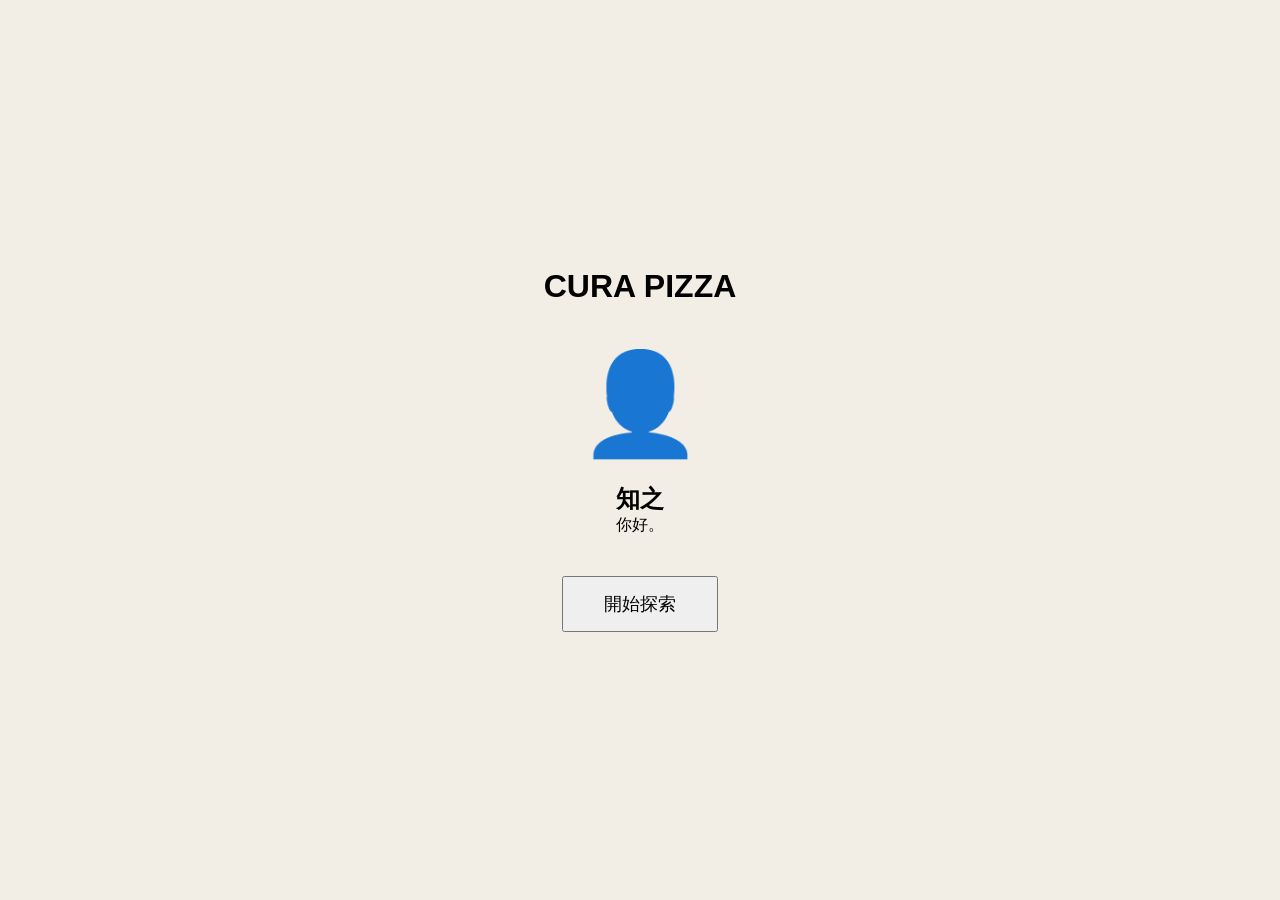
<file: app/index.html>
<!DOCTYPE html>
<html lang="zh-Hant">

<head>
    <meta charset="UTF-8">
    <meta name="viewport" content="width=device-width, initial-scale=1.0">
    <title>CURA PIZZA</title>

    <link rel="stylesheet" href="style.css">
</head>

<body>

    <main id="app">

        <h1>CURA PIZZA</h1>

        <div id="npc">

            <div class="npc-image">
                👤
            </div>

            <h2>知之</h2>

            <p>
                你好。
            </p>

        </div>

        <button id="startAR">
            開始探索
        </button>

    </main>


</body>

<script src="js/main.js"></script>
</file>
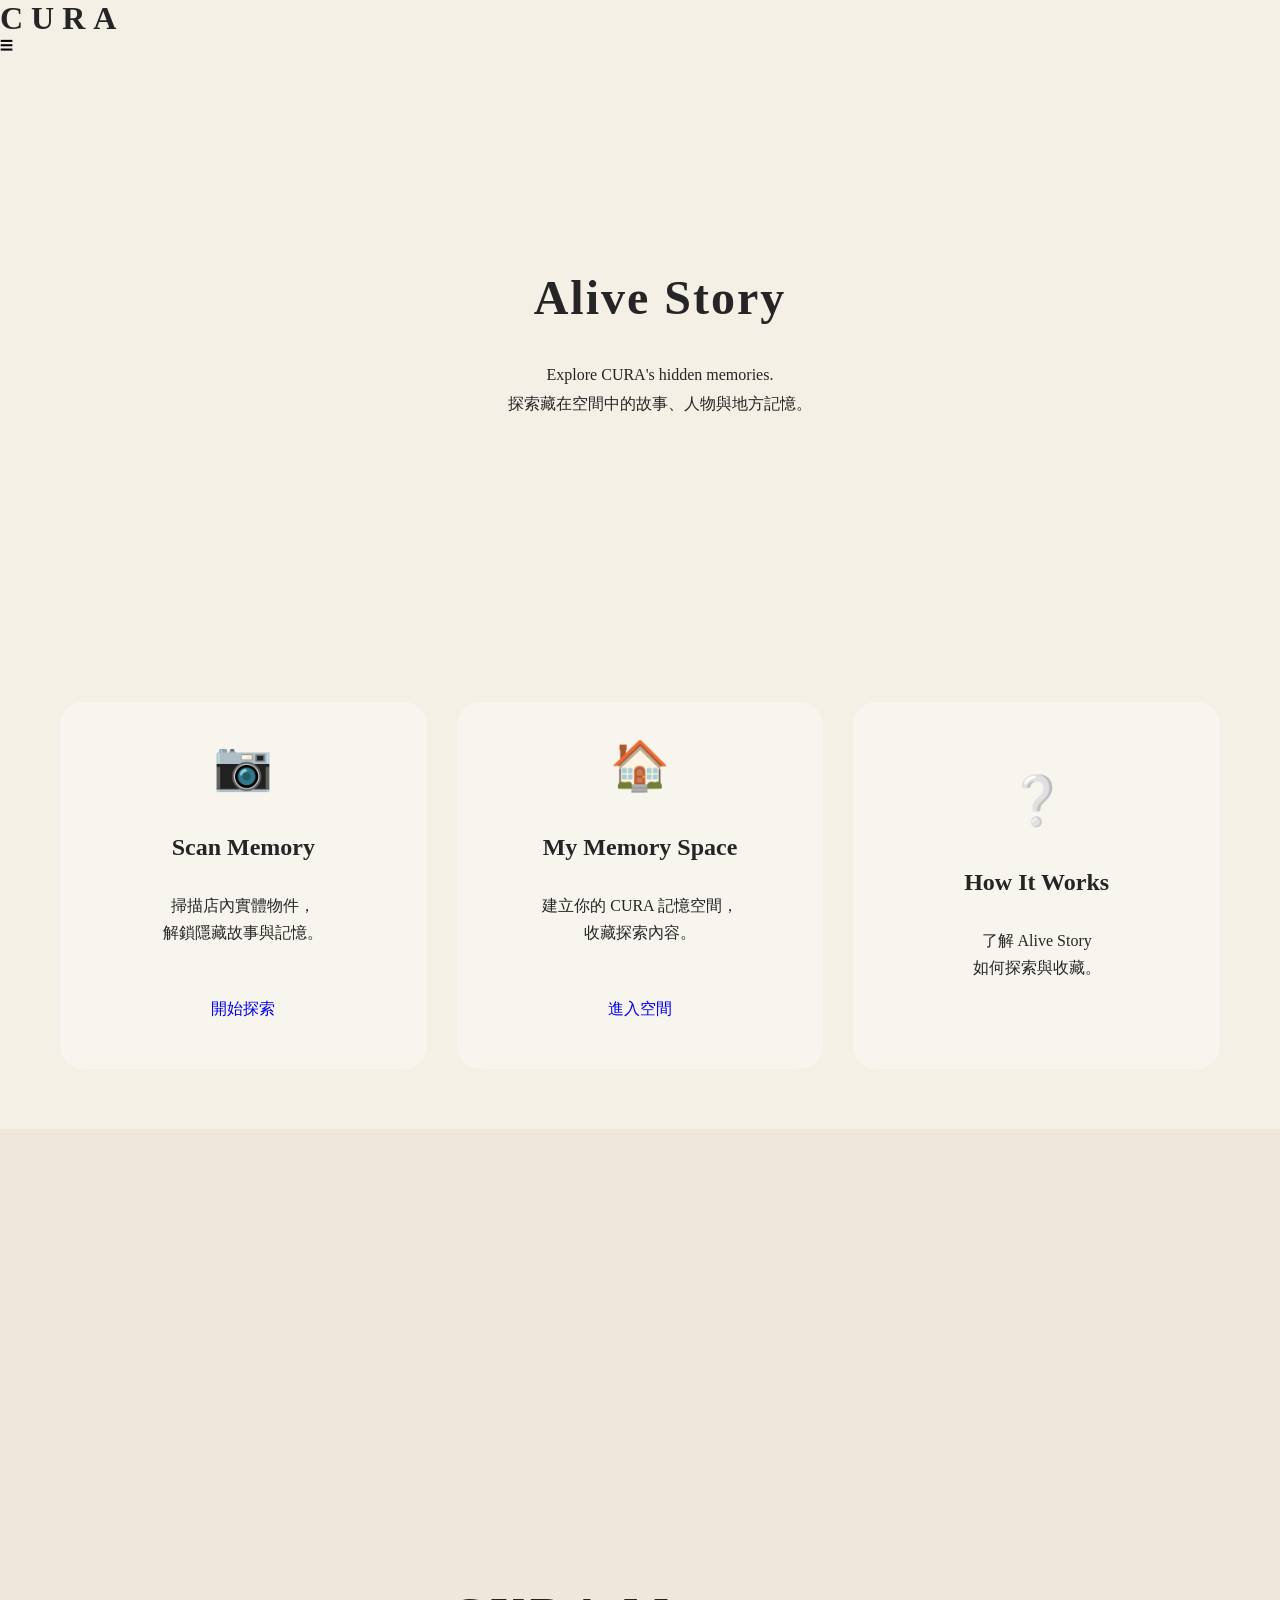
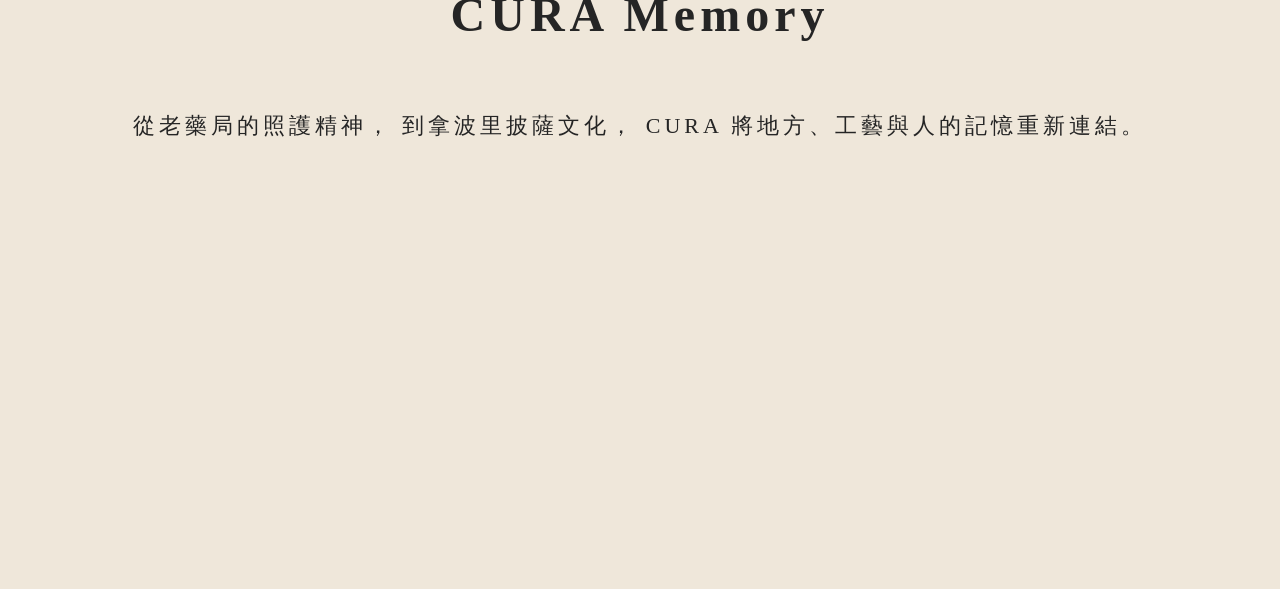
<file: docs/as.html>
<!DOCTYPE html>
<html lang="zh-TW">

<head>

<meta charset="UTF-8">
<meta name="viewport" content="width=device-width, initial-scale=1.0">

<title>Alive Story | CURA Pizza</title>

<link rel="stylesheet" href="css/style.css">
<link rel="stylesheet" href="css/as.css">
<link rel="stylesheet" href="css/bird-chat.css">

</head>


<body>


<!-- Header -->

<header class="alive-header">

    <div class="logo">
        CURA
    </div>



    <button class="menu-btn">
        ☰
    </button>

</header>





<!-- Hero -->

<section class="alive-hero">


    <h1>
        Alive Story
    </h1>


    <p>
        Explore CURA's hidden memories.
        <br>
        探索藏在空間中的故事、人物與地方記憶。
    </p>


</section>







<!-- Main Entry -->

<section class="alive-entry" id="alive-entry">



    <!-- Scan -->

    <div class="entry-card">


        <div class="icon">
            📷
        </div>


        <h2>
            Scan Memory
        </h2>


        <p>
            掃描店內實體物件，
            <br>
            解鎖隱藏故事與記憶。
        </p>


        <a href="scan.html">
            開始探索
        </a>


    </div>






    <!-- Space -->

    <div class="entry-card">


        <div class="icon">
            🏠
        </div>


        <h2>
            My Memory Space
        </h2>


        <p>
            建立你的 CURA 記憶空間，
            <br>
            收藏探索內容。
        </p>


        <a href="space.html">
            進入空間
        </a>


    </div>






    <!-- Tutorial -->

    <div class="entry-card"
         onclick="openTutorial()">



        <div class="icon">
            ❔
        </div>


        <h2>
            How It Works
        </h2>


        <p>
            了解 Alive Story
            <br>
            如何探索與收藏。
        </p>






    </div>



</section>







<!-- Static Brand Story -->

<section class="brand-story">


<h2>
CURA Memory
</h2>


<p>
從老藥局的照護精神，
到拿波里披薩文化，
CURA 將地方、工藝與人的記憶重新連結。
</p>


</section>







<!-- Tutorial Modal -->


<div class="tutorial-overlay" id="tutorialOverlay">


<div class="tutorial-box">


<button class="close-btn"
onclick="closeTutorial()">
×
</button>



<h2>
How Alive Story Works
</h2>


<div class="tutorial-step">

<h3>
01 Explore
</h3>

<p>
探索店內隱藏的記憶點。
</p>

</div>



<div class="tutorial-step">

<h3>
02 Collect
</h3>

<p>
收藏人物、物件與故事。
</p>

</div>



<div class="tutorial-step">

<h3>
03 Discover
</h3>

<p>
AI 根據互動紀錄理解你的體驗偏好。
</p>

</div>



<div class="tutorial-step">

<h3>
04 Personalize
</h3>

<p>
建立屬於你的 CURA 世界。
</p>

</div>



</div>


</div>








<script>


function openTutorial(){

document
.getElementById("tutorialOverlay")
.style.display="flex";

}



function closeTutorial(){

document
.getElementById("tutorialOverlay")
.style.display="none";

}



</script>

<script src="js/bird-chat.js"></script>

</body>


</html>
</file>
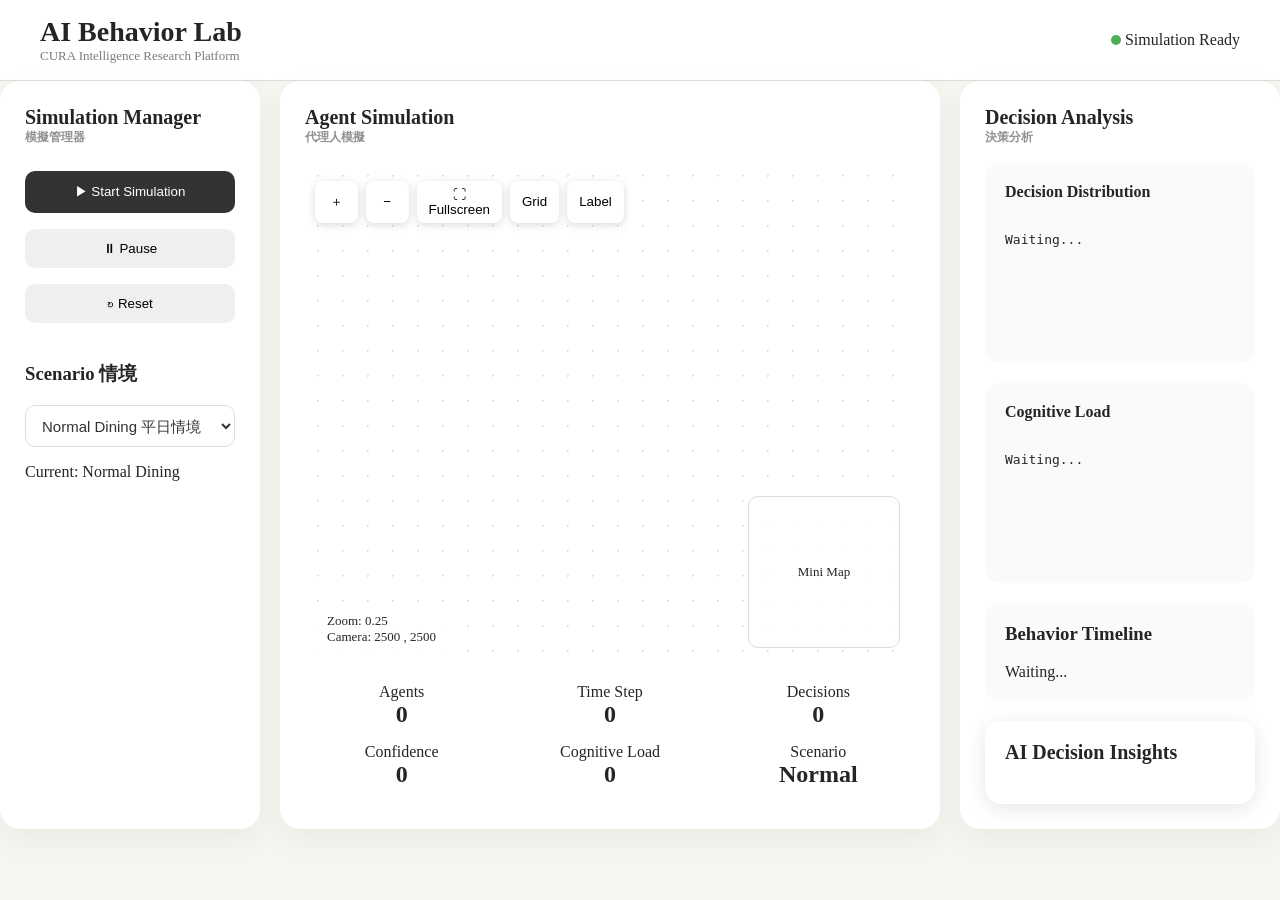
<file: docs/behavior-lab.html>
<!DOCTYPE html>
<html lang="zh-TW">

<head>
    <meta charset="UTF-8">
    <meta name="viewport" content="width=device-width, initial-scale=1.0">

    <title>AI Behavior Lab | CURA Intelligence</title>

    <!-- 共用樣式 -->
    <link rel="stylesheet" href="css/style.css">

    <!-- Behavior Lab 專用 -->
    <link rel="stylesheet" href="css/behavior-lab.css">

</head>


<body>


<header class="lab-header">

    <div class="lab-logo">
        AI Behavior Lab
        <span>CURA Intelligence Research Platform</span>
    </div>


    <div class="lab-status">

        <div>
            <span class="status-dot"></span>
            Simulation Ready
        </div>

    </div>

</header>



<main class="lab-container">


    <!-- 左側控制區 -->
    <section class="lab-panel control-panel">


        <h2>
            Simulation Manager
            <small>模擬管理器</small>
        </h2>


        <button id="startSimulation">
            ▶ Start Simulation
        </button>


        <button id="pauseSimulation">
            ⏸ Pause
        </button>


        <button id="resetSimulation">
            ↻ Reset
        </button>



        <div class="setting-box">

    <h3>Scenario 情境</h3>


    <select id="scenarioSelect">


        <option value="Normal">
            Normal Dining 平日情境
        </option>


        <option value="AI_Assist">
            AI Decision Support AI輔助情境
        </option>


        <option value="Promotion">
            Promotion 促銷情境
        </option>


        <option value="Limited_Menu">
            Limited Menu 限制菜單情境
        </option>


    </select>

   


    <p>

Current:

<span id="currentScenario">
Normal Dining
</span>

</p>

 <div id="agentInspector"
class="agent-inspector hidden">


<h3 id="inspectorHeader">
Agent Detail
</h3>

<button id="followAgentBtn">

Follow Agent

</button>


        <div id="agentDetail">


<div class="agent-section">

<h4>
Basic Information
</h4>


<p id="agentBasic">

Waiting...

</p>


</div>




<div class="agent-section">

<h4>
Persona
</h4>


<p id="agentPersona">

Waiting...


</p>


</div>





<div class="agent-section">

<h4>
Decision Path
</h4>


<div id="agentPath"
class="decision-path">


No Decision


</div>


</div>






<div class="agent-section">

<h4>
Cognitive State
</h4>


<div>

Cognitive Load

<div class="bar">

<div id="loadBar"></div>

</div>


</div>



<div>

AI Trust

<div class="bar">

<div id="trustBar"></div>

</div>


</div>



</div>




<div class="agent-section">

<h4>
Recent Behavior
</h4>


<div id="agentHistory">

No History

</div>


</div>



</div>


    </div>

</div>


    </section>





    <!-- 中間模擬區 -->
    <section class="lab-panel simulation-panel">


        <h2>
            Agent Simulation
            <small>代理人模擬</small>
        </h2>



        <div class="agent-world">


    <div class="world-toolbar">


        <button id="zoomInBtn">

            ＋

        </button>



        <button id="zoomOutBtn">

            −

        </button>




        <button id="fullscreenBtn">

            ⛶ Fullscreen

        </button>




        <button id="gridToggleBtn">

            Grid

        </button>




        <button id="labelToggleBtn">

            Label

        </button>


    </div>




    <canvas id="behaviorCanvas"></canvas>




    <div class="camera-info">


        Zoom:

        <span id="zoomValue">

            0.25

        </span>



        <br>



        Camera:

        <span id="cameraPosition">

            2500 , 2500

        </span>


    </div>




    <div class="mini-map">


        Mini Map


    </div>


</div>



        <div class="simulation-info">



            <div>
    Agents
    <strong id="agentCount">
        0
    </strong>
</div>


<div>
    Time Step
    <strong id="timeStep">
        0
    </strong>
</div>


<div>
    Decisions
    <strong id="decisionCount">
        0
    </strong>
</div>


<div>
    Confidence
    <strong id="confidenceValue">
        0
    </strong>
</div>


<div>
    Cognitive Load
    <strong id="loadValue">
        0
    </strong>
</div>


<div>
    Scenario
    <strong id="currentScenario">
        Normal
    </strong>
</div>

            


        </div>



    </section>







    <!-- 右側分析 -->
    <section class="lab-panel analysis-panel">


        <h2>
            Decision Analysis
            <small>決策分析</small>
        </h2>



        <div class="chart-placeholder">

<h3>
Decision Distribution
</h3>


<pre id="decisionChart">

Waiting...

</pre>


</div>


        <div class="chart-placeholder">


<h3>
Cognitive Load
</h3>


<pre id="loadChart">

Waiting...

</pre>


</div>

<div class="timeline-panel">


<h3>
Behavior Timeline
</h3>


<div id="timeline">

Waiting...

</div>


</div>

<div id="insight-panel" class="dashboard-panel">


<h2>
AI Decision Insights
</h2>


<div id="insight-container">

</div>


</div>


    </section>



</main>




<script src="data/pizza-data.js"></script>

<script src="data/behavior-data.js"></script>

<script src="data/behavior-menu-data.js"></script>

<script type="module" src="js/behavior-lab/lab-app.js"></script>


</body>

</html>
</file>
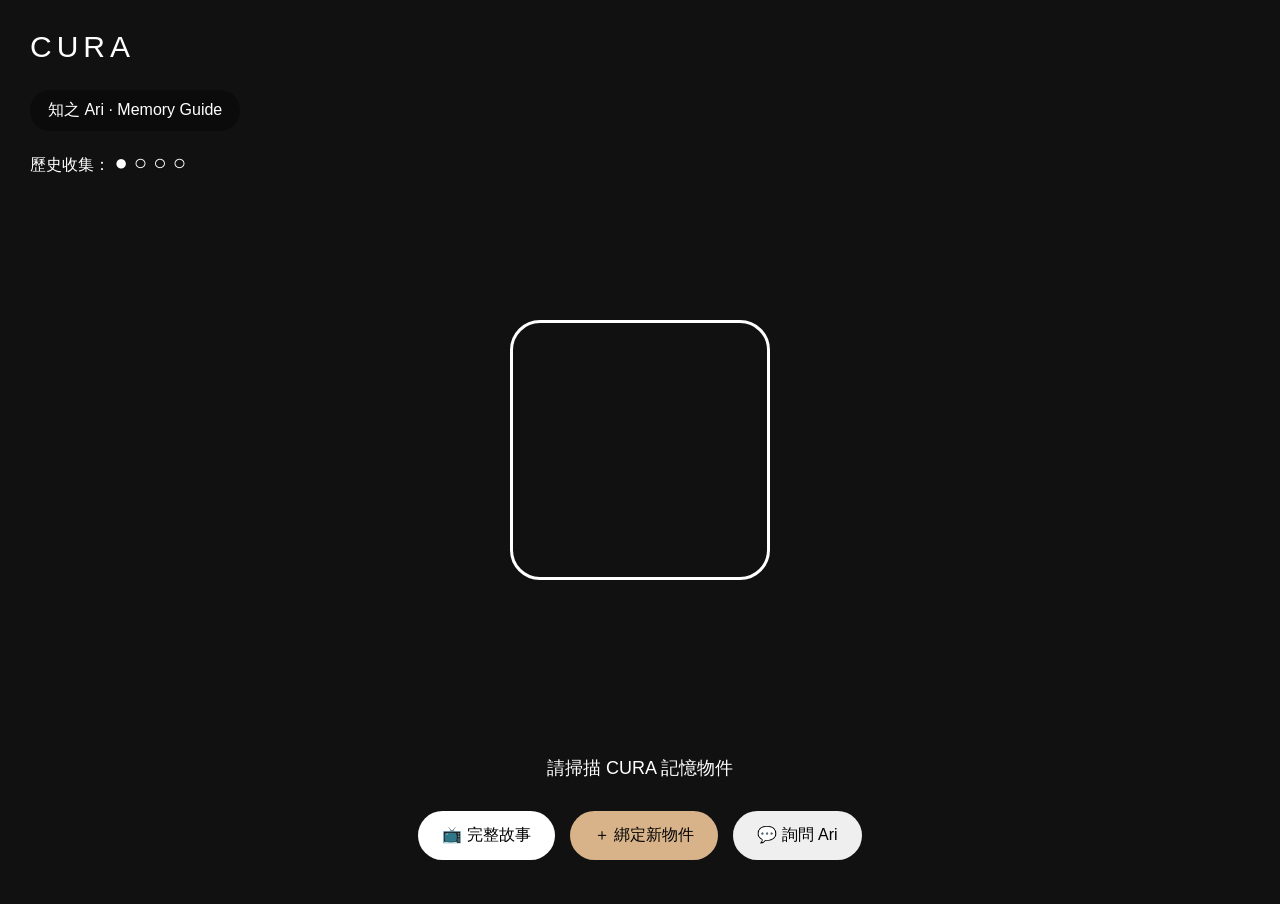
<file: docs/scan.html>
<!DOCTYPE html>
<html lang="zh-TW">

<head>

<meta charset="UTF-8">

<meta name="viewport"
content="width=device-width, initial-scale=1.0">


<title>CURA Alive Story</title>


<style>


*{
box-sizing:border-box;
}



body{

margin:0;

height:100vh;

overflow:hidden;

background:#111;

font-family:
"Noto Sans TC",
sans-serif;

}



/* Camera */


#camera{

width:100%;

height:100%;

object-fit:cover;

}





/* Overlay */


.overlay{

position:fixed;

inset:0;

pointer-events:none;

}





.logo{


position:absolute;

top:30px;

left:30px;

color:white;

font-size:30px;

letter-spacing:5px;


}





.guide{


position:absolute;

top:90px;

left:30px;


color:white;


background:

rgba(0,0,0,.35);


padding:

10px 18px;


border-radius:20px;


}



.progress{


position:absolute;


top:150px;


left:30px;


color:white;


}



.progress span{


font-size:22px;


}




/* Scan Frame */


.scan-frame{


position:absolute;


top:50%;

left:50%;


transform:

translate(-50%,-50%);


width:260px;

height:260px;


border:

3px solid white;


border-radius:30px;


}





.message{


position:absolute;


bottom:120px;


width:100%;


text-align:center;


color:white;


font-size:18px;


}





.buttons{


position:absolute;


bottom:40px;


width:100%;


display:flex;


justify-content:center;


gap:15px;


pointer-events:auto;


}



button{


border:none;


padding:

14px 24px;


border-radius:30px;


font-size:16px;


cursor:pointer;


}




.owner{


background:#d8b38a;


}



.video{


background:white;


}



</style>


</head>



<body>



<video

id="camera"

autoplay

playsinline>

</video>





<div class="overlay">



<div class="logo">

CURA

</div>



<div class="guide">

知之 Ari · Memory Guide

</div>




<div class="progress">

歷史收集：

<span>

● ○ ○ ○

</span>

</div>



<div class="scan-frame">

</div>




<div class="message">

請掃描 CURA 記憶物件

</div>



<div class="buttons">


<button class="video">

📺 完整故事

</button>


<button 
id="bind-object"
class="owner">

＋ 綁定新物件

</button>


<button id="chat-button">

💬 詢問 Ari

</button>


</div>



<div id="chat-box"

style="

display:none;

position:absolute;

bottom:120px;

left:20px;

right:20px;

background:white;

padding:20px;

border-radius:20px;

color:#333;

">


<input

id="chat-input"

placeholder="詢問這件物品的故事..."

style="width:100%;padding:10px;"

>


<button

id="send-chat"

>

送出

</button>



<div id="chat-response">

</div>


</div>

</div>





<script type="module"

src="./js/scanner.js">

</script>



</body>

</html>
</file>
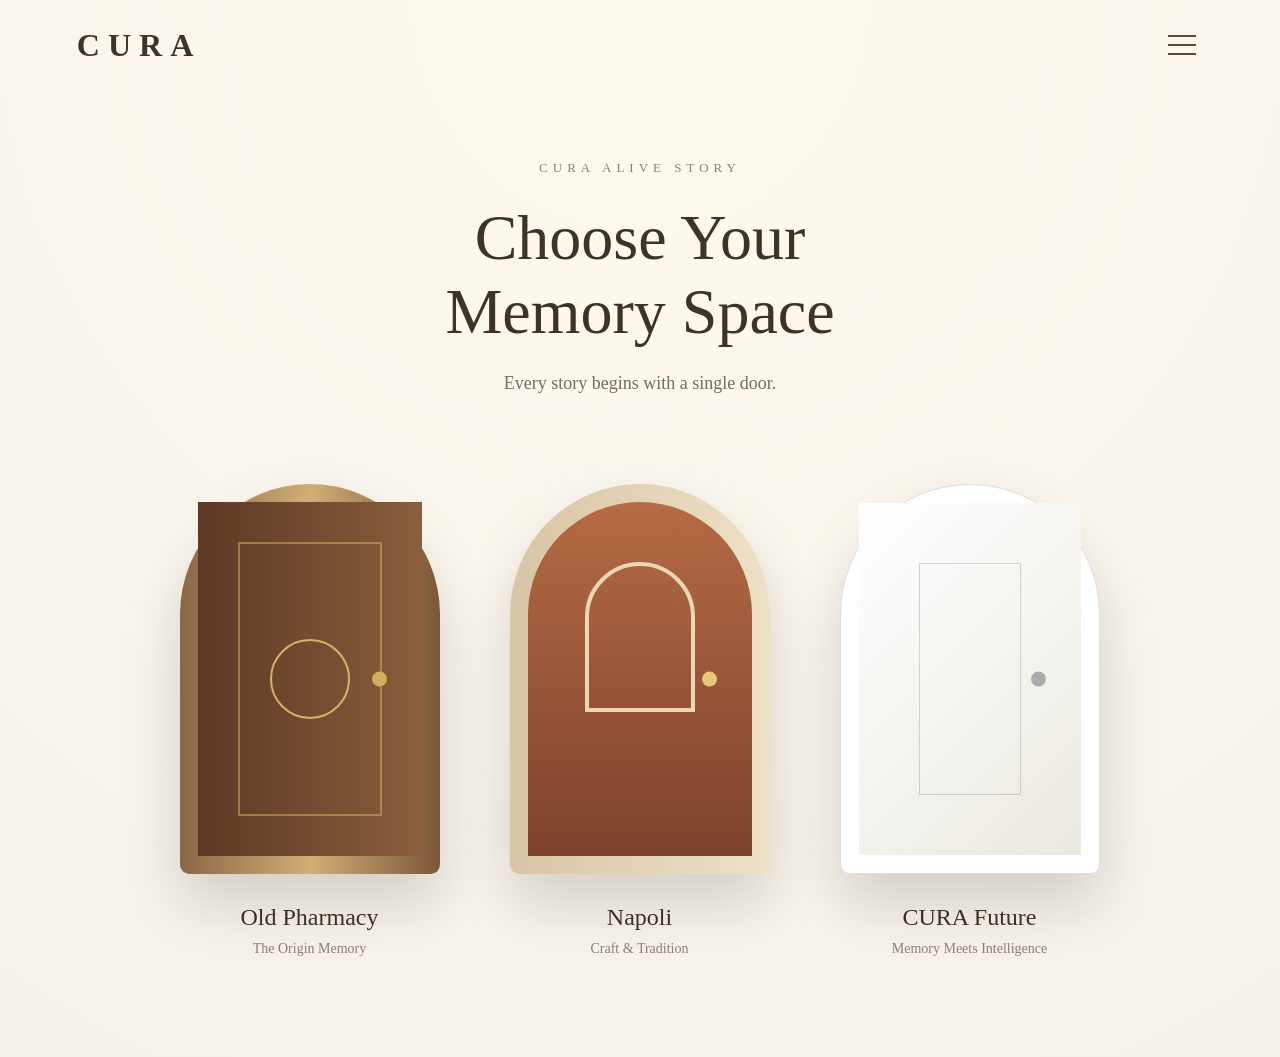
<file: docs/space.html>
<!DOCTYPE html>
<html lang="zh-TW">

<head>

<meta charset="UTF-8">
<meta name="viewport" content="width=device-width, initial-scale=1.0">

<title>CURA Alive Story | Memory Space</title>

<link rel="stylesheet" href="css/space.css">

</head>


<body>


<!-- =========================
     Header
========================= -->

<header class="space-header">

    <div class="logo">
        CURA
    </div>




    <button class="menu-button">

        <span></span>
        <span></span>
        <span></span>

    </button>


</header>




<!-- =========================
     Hero
========================= -->

<section class="space-hero">


    <p class="subtitle">
        CURA ALIVE STORY
    </p>


    <h1>
        Choose Your<br>
        Memory Space
    </h1>


    <p class="description">

        Every story begins with a single door.

    </p>


</section>





<!-- =========================
     Door Selection
========================= -->


<section class="door-container">



<!-- =====================
 Old Pharmacy
===================== -->


<div class="memory-door old-pharmacy"
     data-room="old-pharmacy">


    <div class="door-frame">


        <div class="door-light"></div>


        <div class="door-panel">


            <div class="door-detail">

                <span></span>

            </div>


            <div class="door-handle"></div>


        </div>


    </div>



    <div class="door-title">

        <h2>
            Old Pharmacy
        </h2>

        <p>
            The Origin Memory
        </p>

    </div>


</div>







<!-- =====================
 Napoli
===================== -->


<div class="memory-door napoli"
     data-room="napoli">


    <div class="door-frame">


        <div class="door-light"></div>


        <div class="door-panel">


            <div class="arch-window">

            </div>


            <div class="door-handle"></div>


        </div>


    </div>



    <div class="door-title">

        <h2>
            Napoli
        </h2>


        <p>
            Craft & Tradition
        </p>

    </div>


</div>







<!-- =====================
 CURA Future
===================== -->


<div class="memory-door future"
     data-room="future">


    <div class="door-frame">


        <div class="door-light"></div>


        <div class="door-panel">


            <div class="future-line">

            </div>


            <div class="door-handle"></div>


        </div>


    </div>



    <div class="door-title">


        <h2>
            CURA Future
        </h2>


        <p>
            Memory Meets Intelligence
        </p>


    </div>



</div>



</section>







<!-- =========================
     Transition Layer
========================= -->


<div class="door-transition">

    <div class="transition-light"></div>


</div>







<script src="js/space.js"></script>


</body>


</html>
</file>
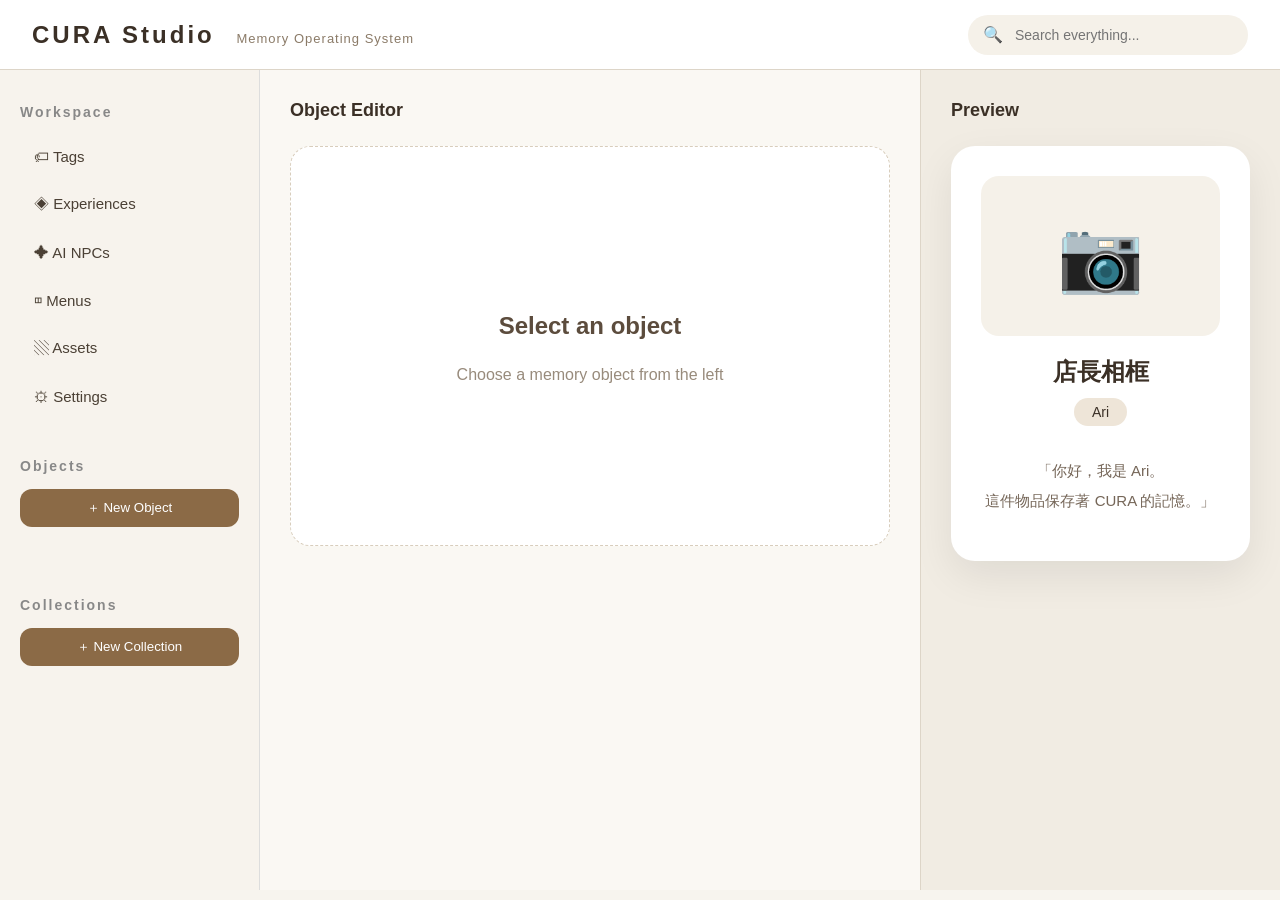
<file: docs/studio.html>
<!DOCTYPE html>
<html lang="zh-TW">

<head>

<meta charset="UTF-8">

<meta name="viewport"
content="width=device-width, initial-scale=1.0">


<title>
CURA Studio
</title>


<link rel="stylesheet" href="./css/studio.css">


</head>


<body>


<div class="studio">


<!-- ======================
     Header
====================== -->

<header class="studio-header">


<div class="brand">

CURA Studio

<span>
Memory Operating System
</span>

</div>


<div class="search-box">

🔍

<input 
placeholder="Search everything..."
>


</div>


</header>





<!-- ======================
     Main
====================== -->


<div class="studio-main">





<!-- ======================
     Sidebar
====================== -->


<aside class="sidebar">


<div class="sidebar-section">


<h3>
Workspace
</h3>





<button 
class="nav-item"
data-page="tags">

🏷

Tags

</button>



<button 
class="nav-item"
data-page="experiences">

◈

Experiences

</button>



<button 
class="nav-item"
data-page="npcs">

✦ AI NPCs

</button>

<button 
class="nav-item"
data-page="menus">

◫ 

Menus

</button>

<button 
class="nav-item"
data-page="assets">

▧

Assets

</button>



<button 
class="nav-item"
data-page="settings">

⚙

Settings

</button>



</div>







<div class="sidebar-section object-list">


<h3>
Objects
</h3>


<button 
class="new-button"
id="new-object">

＋ New Object

</button>

<div id="object-container">

</div>

</div>

<div class="sidebar-section collection-list">


<h3>
Collections
</h3>


<button class="new-button"
id="new-collection">


＋ New Collection

</button>


<div id="collection-container">


</div>


</div>

</aside>







<!-- ======================
     Editor
====================== -->

<section 
class="editor"
id="studio-content">


<div class="panel-title">

Object Editor

</div>



<div class="empty-editor">


<h2>

Select an object

</h2>


<p>

Choose a memory object from the left

</p>


</div>


</section>








<!-- ======================
     Preview
====================== -->


<section 
class="preview"
id="studio-preview">


<div class="panel-title">

Preview

</div>




<div class="preview-card">



<div class="preview-image">

📷

</div>



<h2>

店長相框

</h2>



<div class="guide">


Ari

</div>




<p>

「你好，我是 Ari。
<br>
這件物品保存著 CURA 的記憶。」

</p>



</div>



</section>






</div>





</div>





<script type="module"
src="./js/studio.js">
</script>


</body>

</html>
</file>
<file: app/style.css>
*{
    margin:0;
    padding:0;
    box-sizing:border-box;
}

body{

    background:#f3eee5;

    font-family:sans-serif;

    display:flex;

    justify-content:center;

    align-items:center;

    height:100vh;

}

#app{

    width:380px;

    text-align:center;

}

h1{

    margin-bottom:40px;

}

.npc-image{

    font-size:100px;

    margin-bottom:20px;

}

#npc{

    margin-bottom:40px;

}

button{

    padding:14px 40px;

    font-size:18px;

    cursor:pointer;

}
</file>
<file: docs/css/style.css>
/* ===========================
   DESIGN SYSTEM
=========================== */

:root{

    /* Brand Color */

    --color-bg:#F5F0E6;
    --color-bg-soft:#EFE7DA;

    --color-text:#252525;

    --color-primary:#A9473A;

    --color-secondary:#4B6A42;

    --color-accent:#C6A46B;

    --color-border:#D8D1C7;

    --color-link:#7A99A8;

    /* Layout */

    --container:1200px;

    --header-height:88px;

    /* Radius */

    --radius-s:6px;
    --radius-m:12px;
    --radius-l:18px;

    /* Shadow */

    --shadow-soft:
    0 10px 30px rgba(0,0,0,.05);

    /* Transition */

    --transition:.35s ease;

}

/* ===========================
   GLOBAL
=========================== */

body{
    margin:0;
    font-family:"Times New Roman", serif;
    background:var(--color-bg);
    color:var(--color-text);
}

/* ===========================
   HERO
=========================== */

.hero{

    display:flex;

    align-items:center;

    justify-content:space-between;

    padding:0 8%;

    height:100vh;

    position:relative;

    overflow:hidden;

    background:
    radial-gradient(
        circle at top right,
        rgba(217,232,236,.65),
        transparent 40%
    ),
    linear-gradient(
        135deg,
        var(--color-bg) 0%,
        var(--color-bg-soft) 100%
    );

}

.hero{

    padding-top:var(--header-height);

}

.overlay{
    position:absolute;
    inset:0;
    background:rgba(245,241,232,.15);
}

h1{
    font-size:clamp(72px,8vw,120px);
    letter-spacing:10px;
    margin:0;
}

@media(max-width:768px){

h1{

    font-size:42px;

    letter-spacing:4px;

}

.hero-right{

    margin-top:25px;

}

.hero-image{

    width:100%;
}
}

.hero-tagline{
    font-size:22px;
    line-height:2;
    letter-spacing:3px;
    opacity:.8;
}

/* Bird moved to bird-chat */

/* ===========================
   HEADER
=========================== */

.header{

    position:fixed;

    top:0;
    left:0;

    width:100%;

    height:var(--header-height);

    display:flex;

    align-items:center;

    justify-content:space-between;

    padding:0 50px;

    box-sizing:border-box;

    z-index:100;

}


/* LOGO */

.logo{

    font-size:32px;

    letter-spacing:8px;

    font-weight:bold;

}
/* ===========================
   HAMBURGER
=========================== */

.menu-btn{
    width:40px;
    height:25px;

    background:none;
    border:none;
    padding:0;

    display:flex;
    flex-direction:column;
    justify-content:space-between;

    cursor:pointer;

    position:relative;
    z-index:40;
}

.menu-btn span{
    width:40px;
    height:2px;

    background:var(--color-text);

    transition:var(--transition);
}

/* X */

.menu-btn.close span:nth-child(1){
    transform:translateY(11px) rotate(45deg);
}

.menu-btn.close span:nth-child(2){
    opacity:0;
}

.menu-btn.close span:nth-child(3){
    transform:translateY(-12px) rotate(-45deg);
}

/* ===========================
   MENU PANEL
=========================== */

.menu-panel{

    position:fixed;

    bottom:0;
    right:-30%;

    height:100vh;

    overflow-y:auto;

    background:
    linear-gradient(
    180deg,
    var(--color-bg),
    var(--color-bg-soft));

    border-left:1px solid #524D45;

    padding:60px 40px;

    box-sizing:border-box;

    display:flex;
    flex-direction:column;

    transition:var(--transition);

    z-index:15;

}

@media(max-width:768px){

.menu-panel{

    width:90%;

    padding:40px 20px;

}


.menu-panel{

    width:72%;

    right:-72%;

}

.menu-panel.active{

    right:0;

}

}


.menu-panel.active{
    right:0;
}

/* ===========================
   TITLE
=========================== */

.menu-title{

    font-size:36px;
    letter-spacing:5px;

}

/* ===========================
   LINE
=========================== */

.menu-panel hr{

    width:100%;

    border:none;
    border-top:1px solid rgba(0,0,0,.15);

    margin:18px 0;

}

/* ===========================
   NAV
=========================== */

.menu-panel nav{

    display:flex;

    flex-direction:column;

    width:100%;

    gap:2px;

}

/* ===========================
   MENU LINK
=========================== */

.menu-panel nav a{

    text-decoration:none;

    color:#2C2926;

    font-size:18px;

    letter-spacing:3px;

    margin:10px 0;

    opacity:0;

    transform:translateX(30px);

    transition:var(--transition);

}


.menu-panel.active nav a{

    opacity:1;

    transform:translateX(0);

}

.menu-panel nav a:hover{

    color:var(--color-secondary);

    opacity:.6;

    transform:translateX(15px);

}

/* delay */

.menu-panel.active nav a:nth-child(1){transition-delay:.05s;}
.menu-panel.active nav a:nth-child(2){transition-delay:.08s;}
.menu-panel.active nav a:nth-child(3){transition-delay:.11s;}
.menu-panel.active nav a:nth-child(4){transition-delay:.14s;}
.menu-panel.active nav a:nth-child(5){transition-delay:.17s;}
.menu-panel.active nav a:nth-child(6){transition-delay:.20s;}
.menu-panel.active nav a:nth-child(7){transition-delay:.23s;}

/* ===========================
   INFO
=========================== */

.menu-info{

    display:flex;
    flex-direction:column;

    gap:4px;

    margin-bottom:18px;

}

.menu-info p{

    margin:0;

    font-size:15px;

    letter-spacing:2px;

    opacity:.7;

}

/* ===========================
   SOCIAL
=========================== */

.social{

    display:flex;

    flex-direction:column;

    gap:8px;

    margin-top:auto;

}

.hero-left{
    flex:0 0 45%;
    z-index:2;
}

.hero-right{
    flex:0 0 55%;
    display:flex;
    justify-content:flex-end;
}

.hero-right img{

    width:90%;

    max-width:700px;

    object-fit:cover;

}

.hero-buttons{

    display:flex;

    gap:16px;

    flex-wrap:wrap;

    margin-top:40px;

}

.btn{

    text-decoration:none;

    display:inline-flex;

    justify-content:center;

    align-items:center;

    padding:14px 34px;

    border-radius:var(--radius-s);

    transition:var(--transition);

    cursor:pointer;

}

.primary{

    background:var(--color-primary);

    color:white;

}

.primary:hover{

    background:var(--color-secondary);

}

.secondary{

    border:1px solid var(--color-primary);

    color:var(--color-primary);

}

.secondary:hover{

    border-color:var(--color-secondary);

    color:var(--color-secondary);

}

.ghost{

    background:none;

    border:none;

    color:#2C2926;

}

.location-link{

display:inline-block;

margin-top:20px;

text-decoration:none;

color:var(--color-secondary);

font-size:18px;

transition:var(--transition);

}

.location-link:hover{

color:var(--color-secondary);

}

.hero-image{

    width:100%;

    max-width:760px;

    border-radius:var(--radius-l);

    overflow:hidden;

    box-shadow:var(--shadow-soft);

}

.hero-image img{

    width:100%;

    height:760px;

    object-fit:cover;

    display:block;

    transition:transform .6s ease;

}

@media(max-width:768px){

.hero-image img{

    height:auto;

    aspect-ratio:4 / 3;

    object-fit:cover;

}

}

.hero-image:hover img{

    transform:scale(1.03);

}

.hero-description{

    font-size:18px;

    line-height:2;

    letter-spacing:3px;

    opacity:.85;

}

/* ===========================
   BRAND STORY
=========================== */


.brand-story{

    min-height:100vh;

    display:flex;

    flex-direction:column;

    justify-content:center;

    align-items:center;

    text-align:center;

    padding:80px;

    background:var(--color-bg-soft);

}


.brand-story h2{

    font-size:48px;

    letter-spacing:5px;

    margin-bottom:40px;

}


.brand-story p{

    font-size:22px;

    line-height:2;

    letter-spacing:4px;

}

/* ===========================
   MENU PREVIEW
=========================== */


.menu-preview{

    min-height:100vh;

    padding:80px;

    display:flex;

    justify-content:center;

    align-items:center;

    background:var(--color-bg);

}


.menu-inner{

    width:100%;

    max-width:1100px;

    text-align:center;

}


.menu-label{

    font-size:14px;

    letter-spacing:6px;

    opacity:.5;

}


.menu-inner h2{

    font-size:52px;

    letter-spacing:6px;

    margin-bottom:70px;

}


.menu-content{

    display:flex;

    align-items:center;

    gap:80px;

}


.menu-image{

    flex:1;

}

@media(max-width:768px){

.menu-image{

    width:100%;

}


.menu-image img{

    width:100%;

}

}


.menu-image img{

    width:100%;

    border-radius:var(--radius-l);

    box-shadow:var(--shadow-soft);

}


.menu-text{

    flex:1;

    text-align:left;

}


.menu-text h3{

    font-size:32px;

    letter-spacing:4px;

}


.menu-text p{

    font-size:20px;

    line-height:2;

    letter-spacing:3px;

}

/* ===========================
   ALIVE STORY
=========================== */


.alive-story{

    min-height:100vh;

    display:flex;

    justify-content:center;

    align-items:center;

    text-align:center;

    padding:80px;

    background:

    linear-gradient(
        135deg,
        #EFE7DA,
        #F5F0E6
    );

}


.alive-inner{

    max-width:900px;

}


.alive-label{

    font-size:14px;

    letter-spacing:6px;

    opacity:.5;

}


.alive-inner h2{

    font-size:52px;

    letter-spacing:6px;

    margin:40px 0;

}


.alive-description{

    font-size:22px;

    line-height:2;

    letter-spacing:3px;

    margin-bottom:50px;

}

/* ===========================
   LOCATION
=========================== */


.location-section{

    min-height:80vh;

    display:flex;

    justify-content:center;

    align-items:center;

    text-align:center;

    padding:80px;

    background:var(--color-bg-soft);

}


.location-inner{

    max-width:800px;

}


.location-label{

    font-size:14px;

    letter-spacing:6px;

    opacity:.5;

}


.location-inner h2{

    font-size:52px;

    letter-spacing:6px;

    margin:40px 0;

}


.location-text{

    font-size:22px;

    line-height:2;

    letter-spacing:3px;

    margin-bottom:50px;

}

.location-info{

    margin:40px 0;

    display:flex;

    flex-direction:column;

    gap:18px;

}

.location-info p{

    margin:0;

    font-size:20px;

    letter-spacing:2px;

    line-height:1.8;

}

.location-buttons{

    margin-top:40px;

}

.location-info{

    margin:60px 0;

    display:grid;

    grid-template-columns:repeat(2,1fr);

    gap:35px 60px;

    text-align:left;

}

.info-item h3{

    margin-bottom:10px;

    font-size:18px;

    letter-spacing:3px;

    color:var(--color-secondary);

    text-transform:uppercase;

}

.info-item p{

    margin:0;

    font-size:19px;

    line-height:1.8;

    letter-spacing:1px;

}

.location-buttons{

    margin-top:20px;

}

.contact-social{

    margin-top:60px;

    display:flex;

    justify-content:center;

    gap:40px;

}

.contact-social a{

    text-decoration:none;

    color:var(--color-text);

    letter-spacing:2px;

    transition:.3s;

}

.contact-social a:hover{

    color:var(--color-secondary);

}

@media (max-width:768px){

    .location-info{

        grid-template-columns:1fr;

        text-align:center;

    }

    .contact-social{

        flex-direction:column;

        gap:20px;

    }

}

/* ===========================
   FOOTER
=========================== */


/* ===========================
   FOOTER
=========================== */

.footer{

    background:#252525;

    color:#F5F0E6;

    text-align:center;

    padding:80px 40px 50px;

}

.footer-logo{

    font-size:36px;

    letter-spacing:10px;

    margin-bottom:18px;

}

.footer-slogan{

    margin:0;

    font-size:18px;

    letter-spacing:3px;

    opacity:.9;

}

.footer-copy{

    margin-top:20px;

    font-size:16px;

    letter-spacing:2px;

    opacity:.65;

}

.footer-line{

    width:120px;

    height:1px;

    margin:45px auto;

    background:rgba(245,240,230,.25);

}

.footer-copyright{

    margin:0;

    font-size:14px;

    letter-spacing:2px;

    opacity:.5;

}


.footer-logo{

    font-size:32px;

    letter-spacing:8px;

    margin-bottom:20px;

}


.footer p{

    letter-spacing:3px;

    opacity:.8;

}

/* ====================================
   CURA RESPONSIVE DESIGN v1.0
   INDEX PAGE
==================================== */


/* ====================================
   TABLET
   1024px 以下
==================================== */

@media(max-width:1024px){


    /* HERO */

    .hero{

        flex-direction:column;

        height:auto;

        min-height:100vh;

        padding:120px 40px 80px;

        text-align:center;

    }


    .hero-left{

        flex:1;

        width:100%;

    }


    .hero-right{

        width:100%;

        justify-content:center;

        margin-top:60px;

    }


    .hero-image{

        max-width:600px;

    }


    .hero-image img{

        height:500px;

    }


    h1{

        font-size:72px;

    }


    .hero-buttons{

        justify-content:center;

    }


    /* MENU DRAWER */



    .menu-panel{

        width: min-content;

    }

}



/* ====================================
   MOBILE
   768px 以下
==================================== */


@media(max-width:768px){


    /* GLOBAL */


    body{

        overflow-x:hidden;

    }



    /* HEADER */


    .header{

        height:70px;

        padding:0 25px;

    }


    .logo{

        font-size:24px;

        letter-spacing:4px;

    }


    .menu-btn{

        width:32px;

        height:22px;

    }


    .menu-btn span{

        width:32px;

    }



    /* HERO */


    .hero{

        padding:

        100px 25px 60px;

    }


    h1{

        font-size:48px;

        letter-spacing:6px;

    }


    .hero-tagline{

        font-size:16px;

        letter-spacing:2px;

    }


    .hero-description{

        font-size:16px;

        letter-spacing:2px;

    }



    .hero-buttons{

        flex-direction:column;

        width:100%;

        gap:15px;

    }


    .btn{

     

        box-sizing:border-box;

    }



    .hero-image img{

        height:350px;

    }




    /* MENU PANEL */


    .menu-panel{



        padding:50px 30px;

    }


    .menu-title{

        font-size:28px;

    }


    .menu-panel nav a{

        font-size:20px;

    }




    /* BRAND STORY */


    .brand-story{

        padding:60px 25px;

    }


    .brand-story h2{

        font-size:32px;

        letter-spacing:3px;

    }

    
@media (max-width: 768px) {
    .brand-story h2 {
        font-size: 18px;
        letter-spacing: 8px;
    }
}

    .brand-story p{

        font-size:17px;

        letter-spacing:2px;

    }




    /* MENU PREVIEW */


    .menu-preview{

        padding:60px 25px;

    }


    .menu-inner h2{

        font-size:32px;

        letter-spacing:3px;

        margin-bottom:40px;

    }


    .menu-content{

        flex-direction:column;

        gap:35px;

    }


    .menu-text{

        text-align:center;

    }


    .menu-text h3{

        font-size:25px;

    }


    .menu-text p{

        font-size:16px;

    }




    /* ALIVE STORY */


    .alive-story{

        padding:60px 25px;

    }


    .alive-inner h2{

        font-size:32px;

        letter-spacing:3px;

    }


    .alive-description{

        font-size:17px;

    }




    /* FIND CURA */


    .location-section{

        padding:60px 25px;

    }


    .location-inner h2{

        font-size:32px;

    }


    .location-text{

        font-size:17px;

    }



    .location-info{

        grid-template-columns:1fr;

        text-align:center;

    }



    .contact-social{

        flex-direction:column;

        gap:20px;

    }




    /* FOOTER */


    .footer{

        padding:60px 25px 40px;

    }


    .footer-logo{

        font-size:28px;

        letter-spacing:6px;

    }


}

/* ====================================
   MOBILE FOOTER
==================================== */

@media(max-width:768px){

    .footer{

        padding:40px 20px 25px;

    }


    .footer-logo{

        font-size:22px;

        letter-spacing:5px;

    }


    .footer p{

        font-size:13px;

        letter-spacing:2px;

        font-size:13px;

    }

}
</file>
<file: docs/css/as.css>
/* =================================
   Alive Story Hub
================================= */


/* ---------- Hero ---------- */


.alive-hero{

    width:100%;

    min-height:420px;

    display:flex;

    flex-direction:column;

    align-items:center;

    justify-content:center;

    text-align:center;

    padding:80px 20px;

}



.alive-hero h1{

    font-size:clamp(32px,5vw,48px);

    letter-spacing:2px;

    margin-bottom:20px;

}



.alive-hero p{

    max-width:600px;

    line-height:1.8;

}





/* ---------- Entry Cards ---------- */


.alive-entry{

display:grid;

grid-template-columns:repeat(auto-fit,minmax(260px,1fr));

gap:30px;

padding:60px;

width:100%;

box-sizing:border-box;

}


.entry-card{

aspect-ratio:1 / 1;

background:#f8f5ef;

border-radius:24px;

padding:30px;

display:flex;

flex-direction:column;

align-items:center;

justify-content:center;

text-align:center;

}


.entry-card:hover{

    transform:translateY(-8px);

}



.entry-card .icon{

    font-size:48px;

    margin-bottom:20px;

}



.entry-card h2{

    margin-bottom:15px;

}



.entry-card p{

    line-height:1.7;

}



.entry-card a{

    margin-top:25px;

    padding:12px 35px;

    border-radius:30px;

    text-decoration:none;

}





/* ---------- Brand Story ---------- */


.brand-story{

    padding:80px 30px;

    text-align:center;

}





/* ---------- Tutorial Modal ---------- */


.tutorial-overlay{

    display:none;

    position:fixed;

    inset:0;

    background:rgba(0,0,0,0.45);

    align-items:center;

    justify-content:center;

    z-index:999;

}



.tutorial-box{

    width:min(420px,90%);

    background:white;

    border-radius:25px;

    padding:40px;

    position:relative;

}



.close-btn{

    position:absolute;

    top:15px;

    right:20px;

    border:none;

    background:none;

    font-size:28px;

    cursor:pointer;

}



.tutorial-step{

    margin-top:25px;

}
</file>
<file: docs/css/bird-chat.css>
/* ==========================================
   CURA Robin Chat CSS

   獨立控制 Robin 元件

========================================== */



/* ==========================================
   Robin Avatar

========================================== */




.bird-avatar{

    position:fixed;

    top:44px;
    left:190px;

    transform:translateY(-50%);

    width:70px;
    height:70px;

    border-radius:50%;

    background-image:url("../images/robin.png");
    background-size:cover;
    background-position:center;

    cursor:pointer;

    z-index:1000;

    touch-action:none;

    user-select:none;

    opacity:0;

    pointer-events:none;

    transition:
        opacity .3s ease,
        transform .25s ease;

}


.bird-avatar.show{

    opacity:1;

    pointer-events:auto;

}


.bird-avatar:hover{

    transform:
    translateY(-50%)
    scale(1.08);

}










/* ==========================================
   Ask anything Tooltip

========================================== */


.avatar-tip{


    position:absolute;



    top:62px;


    left:50%;



    transform:
    translateX(-50%);



    background:#3e4f60;


    color:#fdfdfa;



    padding:6px 12px;



    border-radius:20px;



    font-size:12px;



    white-space:nowrap;



    opacity:0;



    pointer-events:none;



    transition:.3s;



}






.bird-avatar:hover .avatar-tip{


    opacity:1;



}









/* ==========================================
   Chat Window

========================================== */


.bird-chat{

    position:fixed;

    top:90px;
    left:80px;

    width:280px;

    padding:20px;

    background:
    linear-gradient(
        135deg,
        rgba(58,102,80,.96),
        rgba(37,45,76,.96)
    );

    color:#F5F0E6;

    border-radius:16px;

    opacity:0;

    pointer-events:none;

    transform:
        translateY(-15px)
        scale(.96);

    transition:.3s ease;

    z-index:999;

}






.bird-chat.open{

    opacity:1;

    pointer-events:auto;

    transform:
       
        translateY(0)
        scale(1);

}








/* ==========================================
   Header

========================================== */


.bird-header{

    position:relative;

    width:100%;

    height:45px;

    display:flex;

    justify-content:center;

    align-items:center;

    color:#F5F0E6;

    font-size:18px;

    font-weight:bold;

}






/* ==========================================
   Back Button

========================================== */


.back-btn{

    position:absolute;

    left:0;

    top:50%;

    transform:translateY(-50%);

    width:35px;

    height:35px;

    display:flex;

    justify-content:center;

    align-items:center;

    border:none;

    background:none;

    color:#F5F0E6;

    font-size:24px;

    cursor:pointer;

    z-index:10;

}






.back-btn:hover{


    color:white;



}








/* ==========================================
   Body

========================================== */



.bird-body{


    margin-top:15px;



}





.bird-message{


    line-height:1.8;



    font-size:14px;



}








/* ==========================================
   Options

========================================== */


.bird-options{


    display:flex;



    flex-direction:column;



    gap:10px;



    margin-top:20px;



}






.bird-option{


    border:1px solid rgba(245,240,230,.4);



    background:transparent;



    color:#F5F0E6;



    padding:10px;



    border-radius:12px;



    cursor:pointer;



    transition:.25s;



    font-size:14px;



}






.bird-option:hover{


    background:#F5F0E6;



    color:#252525;



}









/* ==========================================
   Mobile

========================================== */


@media(max-width:768px){



    .bird-avatar{


        width:60px;


        height:60px;


    }





    .bird-chat{


        width:240px;


    }



}



.bird-avatar.show{

    opacity:1;

    pointer-events:auto;

}
</file>
<file: docs/css/behavior-lab.css>
body {

    background:#f7f5f0;

}



.lab-header {


    height:80px;

    display:flex;

    justify-content:space-between;

    align-items:center;

    padding:0 40px;

    background:white;

    border-bottom:1px solid #ddd;

}



.lab-logo {


    font-size:28px;

    font-weight:700;

}



.lab-logo span {


    display:block;

    font-size:13px;

    font-weight:400;

    opacity:.6;

}





.status-dot {


    width:10px;

    height:10px;

    background:#4caf50;

    border-radius:50%;

    display:inline-block;

}





.lab-container{

    display:grid;

    grid-template-columns:
    minmax(220px,260px)
    minmax(500px,1fr)
    minmax(280px,320px);

    gap:20px;

}





.lab-panel {


    background:white;

    border-radius:20px;

    padding:25px;

    box-shadow:
    0 10px 30px rgba(0,0,0,.05);

    overflow:visible;

}


.lab-panel h2 {


    margin-top:0;

    font-size:20px;

}



.lab-panel small {


    display:block;

    font-size:12px;

    opacity:.5;

}






button {


    width:100%;

    padding:12px;

    margin:8px 0;

    border:none;

    border-radius:10px;

    cursor:pointer;

}



#startSimulation {


    background:#333;

    color:white;

}




.setting-box {


    margin-top:30px;

}



.setting-box select {


    width:100%;


    min-height:42px;


    padding:10px 12px;


    background:white;


    color:#333;


    border:1px solid #ddd;


    border-radius:10px;


    font-size:15px;


}

.setting-box {


    position:relative;


    z-index:10;


}



.agent-world {


    height:500px;

    width:100%;

    overflow:hidden;

    position:relative;

    background:

    radial-gradient(circle,#ddd 1px,transparent 1px);

    background-size:25px 25px;

    border-radius:15px;

    display:flex;

    justify-content:center;

    align-items:center;


}

.agent-world{

    position:relative;

}



#behaviorCanvas{

    width:100%;

    height:100%;

}



.agent-inspector{


margin-top:30px;


background:#faf8f3;


border-radius:15px;


padding:15px;


box-shadow:
0 5px 20px rgba(0,0,0,.08);


}


.agent-inspector.hidden{

display:none;

}

.agent-inspector h3{

    cursor:move;

    user-select:none;

}

.agent-section{


margin-top:15px;


padding-bottom:10px;


border-bottom:1px solid #eee;


}


.agent-section h4{


font-size:14px;


margin-bottom:8px;


}



.bar{


height:8px;


background:#eee;


border-radius:10px;


overflow:hidden;


margin:5px 0 10px;


}



.bar div{


height:100%;


width:0%;


background:#4caf50;


transition:.3s;


}

#behaviorCanvas{

    width:100%;

    height:100%;

    display:block;

}



.world-text {


    opacity:.4;

}





.simulation-info {


    display:grid;

    grid-template-columns:

    repeat(3,1fr);


    gap:15px;

    margin-top:20px;

}



.simulation-info div {


    text-align:center;

}



.simulation-info strong {


    display:block;

    font-size:24px;

}





.chart-placeholder {

    min-height:160px;

    margin-bottom:20px;

    background:#fafafa;

    border-radius:15px;

    padding:20px;

}


.chart-placeholder h3 {

    margin-top:0;

    font-size:16px;

}

.timeline-panel {


    background:#fafafa;

    border-radius:15px;

    padding:20px;


}


.timeline-panel h3 {


    margin-top:0;


}



.timeline-item {


    padding:10px;

    margin-bottom:8px;

    background:white;

    border-radius:10px;

    border-left:4px solid #333;


}

#scenarioDisplay {


    font-weight:600;

}

#followAgentBtn{

margin-top:10px;

}

.decision-path{


padding-left:10px;


}



.path-item{


position:relative;


padding-left:25px;


margin:12px 0;


font-size:13px;


}



.path-item::before{


content:"";


position:absolute;


left:0;


top:5px;


width:12px;


height:12px;


border-radius:50%;


}



.path-observe::before{

background:#2196F3;

}


.path-evaluate::before{

background:#FFC107;

}


.path-compare::before{

background:#FF9800;

}


.path-ai::before{

background:#9C27B0;

}


.path-select::before{

background:#4CAF50;

}



.path-complete::before{

background:#607D8B;

}



.path-item::after{


content:"";


position:absolute;


left:4px;


top:18px;


width:2px;


height:25px;


background:#ddd;


}



.path-item:last-child::after{


display:none;


}

@media(max-width:900px){


    .lab-container{


        display:flex;

        overflow-x:auto;

        gap:20px;

        padding:20px;


    }



    .control-panel{


        flex:0 0 260px;


    }



    .simulation-panel{


        flex:0 0 700px;


    }



    .analysis-panel{


        flex:0 0 320px;


    }


}


/*
================================

World Toolbar

================================
*/


.world-toolbar{


position:absolute;


top:10px;


left:10px;


z-index:10;


display:flex;


gap:8px;


}




.world-toolbar button{


padding:6px 12px;


border-radius:8px;


border:none;


cursor:pointer;


background:white;


box-shadow:
0 2px 8px rgba(0,0,0,0.15);


}






.camera-info{


position:absolute;


bottom:10px;


left:10px;


background:
rgba(255,255,255,0.85);


padding:8px 12px;


border-radius:8px;


font-size:13px;


z-index:5;


}







.mini-map{


position:absolute;


right:15px;


bottom:15px;


width:150px;


height:150px;


background:
rgba(255,255,255,0.8);


border:

1px solid #ddd;


border-radius:10px;


display:flex;


align-items:center;


justify-content:center;


font-size:13px;


}

/* ================================
Insight Dashboard
================================ */


#insight-panel{


background:white;


border-radius:16px;


padding:20px;


margin-top:20px;


box-shadow:

0 4px 20px

rgba(
0,
0,
0,
0.1
);


}




#insight-container{


display:grid;


grid-template-columns:

repeat(
auto-fit,
minmax(220px,1fr)
);


gap:16px;


}





.insight-card{


background:#fafafa;


border-radius:12px;


padding:16px;


border:1px solid #eeeeee;


}





.insight-card h3{


margin-top:10px;


}





.insight-value{


font-size:28px;


font-weight:bold;


}

/* =================================

AI Decision Insight Dashboard

================================= */


#insight-container{

display:grid;

grid-template-columns:
repeat(auto-fit,minmax(220px,1fr));

gap:20px;

margin-top:20px;

}



.insight-card{


background:white;


border-radius:16px;


padding:20px;


box-shadow:
0 6px 20px rgba(0,0,0,0.08);


border:
1px solid #eee;


transition:
transform .2s ease;


}



.insight-card:hover{


transform:
translateY(-5px);


}



.insight-level{


font-size:24px;


margin-bottom:10px;


}



.insight-card h3{


margin:0 0 10px;


font-size:18px;


}



.insight-value{


font-size:32px;


font-weight:bold;


margin-bottom:10px;


color:#555;


}



.insight-card p{


font-size:14px;


line-height:1.5;


color:#777;


}
</file>
<file: docs/css/space.css>
/* =================================================
   CURA ALIVE STORY
   Memory Space v4
================================================= */


/* =========================
   Global Token
========================= */


:root {

    --cura-bg:
    #f6f1e8;

    --cura-text:
    #3d3328;


    --warm-light:
    rgba(255,220,150,.8);


    --transition:
    .8s cubic-bezier(.22,.61,.36,1);

}



* {

    margin:0;
    padding:0;
    box-sizing:border-box;

}



body {

    min-height:100vh;

    background:
    radial-gradient(
        circle at top,
        #fffaf0,
        var(--cura-bg)
    );


    font-family:
    "Noto Serif TC",
    "Times New Roman",
    serif;


    color:var(--cura-text);

    overflow-x:hidden;

}





/* =========================
 Header
========================= */


.space-header {


    height:90px;

    display:flex;

    align-items:center;

    justify-content:space-between;


    padding:
    0 6vw;


}




.logo {


    font-size:32px;

    letter-spacing:8px;

    font-weight:600;


}



.robin-button {


    position:absolute;

    left:50%;

    transform:
    translateX(-50%);


    width:55px;

    height:55px;


    border-radius:50%;


    border:none;


    background:
    rgba(255,255,255,.65);


    backdrop-filter:blur(10px);


    cursor:pointer;


    font-size:25px;

}



.menu-button {


    background:none;

    border:none;

    cursor:pointer;


}



.menu-button span {


    display:block;

    width:28px;

    height:2px;

    background:#5b4a39;

    margin:7px;

}







/* =========================
 Hero
========================= */


.space-hero {


    text-align:center;


    padding-top:70px;


}


.subtitle {


    letter-spacing:5px;

    font-size:13px;

    opacity:.6;


}


.space-hero h1 {


    margin-top:25px;


    font-size:
    clamp(42px,5vw,72px);


    line-height:1.15;


    font-weight:500;


}



.description {


    margin-top:25px;

    font-size:18px;

    opacity:.7;


}







/* =========================
 Door Layout
========================= */


.door-container {


    margin-top:90px;


    display:flex;


    justify-content:center;


    gap:70px;


    perspective:1200px;


    padding-bottom:100px;


}




.memory-door {


    width:260px;


    cursor:pointer;


    text-align:center;


    transform-style:preserve-3d;


}






/* =========================
 Door Frame
========================= */


.door-frame {


    height:390px;


    width:260px;


    position:relative;


    padding:18px;


    border-radius:
    140px 140px 10px 10px;


    background:#c7b79f;


    box-shadow:

    0 30px 60px rgba(0,0,0,.15);


}





.door-panel {


    height:100%;

    width:100%;


    position:relative;


    transform-origin:left center;


    transition:
    transform var(--transition);


    overflow:hidden;


}





.memory-door:hover .door-panel {


    transform:
    rotateY(-6deg);


}





/* Door Light */


.door-light {


    position:absolute;


    inset:0;


    background:

    linear-gradient(
    90deg,
    transparent,
    var(--warm-light),
    transparent
    );


    opacity:0;


    transition:.6s;


    z-index:2;


}




.memory-door:hover .door-light {


    opacity:.8;

}







/* =========================
 Old Pharmacy
========================= */


.old-pharmacy .door-frame {


    background:

    linear-gradient(
    90deg,
    #8b6846,
    #d0ae76,
    #7b5737
    );


}



.old-pharmacy .door-panel {


    background:

    linear-gradient(
    90deg,
    #5b3925,
    #8b5e3c
    );


}




.old-pharmacy .door-detail {


    position:absolute;

    inset:40px;

    border:

    2px solid rgba(220,180,100,.5);


}



.old-pharmacy .door-detail span {


    position:absolute;

    width:80px;

    height:80px;


    border-radius:50%;


    border:2px solid #d6b26a;


    top:50%;

    left:50%;

    transform:
    translate(-50%,-50%);


}




.old-pharmacy .door-handle {


    background:#d4ad5a;


}








/* =========================
 Napoli
========================= */


.napoli .door-frame {


    background:

    linear-gradient(
    90deg,
    #d8c5a5,
    #eee0c7
    );


}





.napoli .door-panel {


    background:

    linear-gradient(
    180deg,
    #b56b43,
    #7d422d
    );


    border-radius:
    120px 120px 0 0;


}





.arch-window {


    position:absolute;


    top:60px;

    left:50%;


    transform:
    translateX(-50%);


    width:110px;

    height:150px;


    border-radius:
    80px 80px 0 0;


    border:

    4px solid #ead8b5;


}




.napoli .door-handle {


    background:#e7c879;


}







/* =========================
 CURA Future
========================= */


.future .door-frame {


    background:

    #ffffff;


    border:

    1px solid #ddd;


}



.future .door-panel {


    background:


    linear-gradient(
    135deg,
    #ffffff,
    #eae8df
    );


}



.future-line {


    position:absolute;


    inset:60px;


    border:

    1px solid rgba(150,150,150,.4);


}



.future .door-handle {


    background:

    #aaa;


}






/* =========================
 Handle
========================= */


.door-handle {


    position:absolute;


    right:35px;


    top:50%;


    width:15px;


    height:15px;


    border-radius:50%;


    transform:
    translateY(-50%);


}






/* =========================
 Title
========================= */


.door-title {


    margin-top:30px;


}



.door-title h2 {


    font-size:24px;


    font-weight:500;


}



.door-title p {


    margin-top:10px;


    font-size:14px;


    opacity:.6;


}







/* =========================
 Transition
========================= */


.door-transition {


    position:fixed;


    inset:0;


    pointer-events:none;


    background:#fff;


    opacity:0;


    z-index:20;


    transition:1s;


}




.door-transition.active {


    opacity:1;


}





.transition-light {


    width:100%;

    height:100%;


    background:

    radial-gradient(
    circle,
    white,
    transparent 60%
    );


}







/* =========================
 Responsive
========================= */


@media(max-width:900px){


    .door-container{


        flex-direction:column;

        align-items:center;


        gap:60px;


    }



    .space-hero{


        padding-top:30px;


    }



}
</file>
<file: docs/css/studio.css>
/*
================================

CURA Studio

Design System v1.0

Memory Operating System

================================
*/



/* =====================
   Reset
===================== */


*{

box-sizing:border-box;

}



body{


margin:0;

width:100%;

height:100vh;


font-family:

"Noto Sans TC",
sans-serif;


background:#F7F4EE;


color:#3b3026;


overflow:hidden;


}





/* =====================
   Layout
===================== */


.studio{


width:100%;

height:100vh;


display:flex;

flex-direction:column;


}





/* =====================
   Header
===================== */


.studio-header{


height:70px;


display:flex;


align-items:center;


justify-content:space-between;


padding:

0 32px;


background:#fff;


border-bottom:

1px solid #ddd5c8;


}




.brand{


font-size:24px;

font-weight:700;


letter-spacing:3px;


}



.brand span{


font-size:13px;


font-weight:400;


margin-left:12px;


color:#8b7b68;


letter-spacing:1px;


}





.search-box{


width:280px;


height:40px;


display:flex;


align-items:center;


gap:10px;


padding:

0 15px;


background:#f5f1e9;


border-radius:20px;


}




.search-box input{


border:none;


outline:none;


background:none;


width:100%;


font-size:14px;


}







/* =====================
   Main Layout
===================== */


.studio-main{

display:grid;

grid-template-columns:

260px minmax(400px,1fr) 360px;


height:calc(100vh - 80px);

overflow-x:auto;

overflow:hidden;

}


.sidebar,
.editor,
.preview{

min-width:0;

overflow-y:auto;

overflow-x:auto;

}

.studio{

min-width:1200px;

}

/* =====================
   Sidebar
===================== */


.sidebar{


width:260px;


background:#f7f3ed;


border-right:1px solid #ddd;


padding:20px;


overflow:auto;


}


.sidebar-section{


margin-bottom:35px;


}



.sidebar-section h3{


font-size:14px;


color:#888;


letter-spacing:2px;


margin-bottom:15px;


}








.nav-item{


width:100%;


height:42px;


border:none;


background:none;


text-align:left;


padding:

0 14px;


border-radius:12px;


cursor:pointer;


font-size:15px;


color:#4b4035;


margin-bottom:6px;


transition:.2s;


}




.nav-item:hover{


background:#e8dfd1;


}




.nav-item.active{


background:#fff;


box-shadow:

0 5px 15px rgba(0,0,0,.05);


}





/* =====================
   Object List
===================== */



.new-button{


width:100%;


padding:

10px;


border:none;


border-radius:12px;


background:#8B6A46;


color:white;


cursor:pointer;


margin-bottom:15px;


}




.collection-card{


padding:16px;


background:white;


border-radius:16px;


margin-bottom:12px;


cursor:pointer;


transition:.2s;


}



.collection-card:hover{


transform:translateY(-3px);


box-shadow:
0 8px 20px rgba(0,0,0,.08);


}








/* =====================
   Editor
===================== */


.editor{


background:#faf8f3;


padding:

30px;


overflow:auto;


}




.panel-title{


font-size:18px;


font-weight:bold;


margin-bottom:25px;


}




.empty-editor{


height:400px;


display:flex;


flex-direction:column;


align-items:center;


justify-content:center;


background:white;


border-radius:20px;


border:

1px dashed #d8cdbc;


color:#988b7c;


}



.empty-editor h2{


margin-bottom:10px;


color:#5c4c3d;


}










/* =====================
   Preview
===================== */


.preview{


background:#F1ECE3;


padding:

30px;


border-left:

1px solid #ddd5c8;


}




.preview-card{


background:white;


border-radius:24px;


padding:

30px;


text-align:center;


box-shadow:

0 15px 40px rgba(0,0,0,.08);


}




.preview-image{


height:160px;


display:flex;


align-items:center;


justify-content:center;


font-size:70px;


background:#f5f1e9;


border-radius:18px;


margin-bottom:20px;


}




.preview-card h2{


margin:

10px 0;


}



.guide{


display:inline-block;


padding:

6px 18px;


background:#eee5d8;


border-radius:20px;


font-size:14px;


margin-bottom:15px;


}




.preview-card p{


line-height:2;


color:#756658;


font-size:15px;


}

/* =====================
   Editor Form
===================== */


.editor-form{


background:white;


border-radius:24px;


padding:30px;


box-shadow:

0 10px 30px rgba(0,0,0,.05);


display:flex;


flex-direction:column;


gap:15px;


}





.editor-form label{


font-size:13px;


letter-spacing:1px;


color:#8b7b68;


margin-top:15px;


}



.editor-form input,


.editor-form textarea{


width:100%;


border:none;


outline:none;


background:#f7f3ec;


border-radius:12px;


padding:

12px 15px;


font-family:

"Noto Sans TC",
sans-serif;


font-size:15px;


color:#4b4035;


}


.editor-form textarea{


height:140px;


resize:none;


line-height:1.8;


}





.editor-form input:focus,


.editor-form textarea:focus{


background:#efe7da;


}

.editor-form select{


width:100%;


border:none;


outline:none;


background:#f7f3ec;


border-radius:12px;


padding:

12px 15px;


font-family:

"Noto Sans TC",
sans-serif;


font-size:15px;


color:#4b4035;


}

.delete-button{


padding:10px 20px;


margin-left:10px;


border:none;


border-radius:20px;


cursor:pointer;


background:#eee;


}

#object-container{

display:flex;

flex-direction:column;

gap:12px;

margin-top:20px;

}


#object-container .object-card{


padding:16px;


background:white;


border-radius:16px;


border:1px solid #eee;


cursor:pointer;


transition:.2s;


}



#object-container .object-card:hover{


transform:translateY(-2px);


box-shadow:
0 8px 20px rgba(0,0,0,.08);


}

/* =====================
   Horizontal Scroll Fix
===================== */


html,
body{

width:100%;

overflow-x:auto;

}



.studio{

min-width:1200px;

}



.studio-main{

min-width:1200px;

overflow-x:auto;

}
</file>
